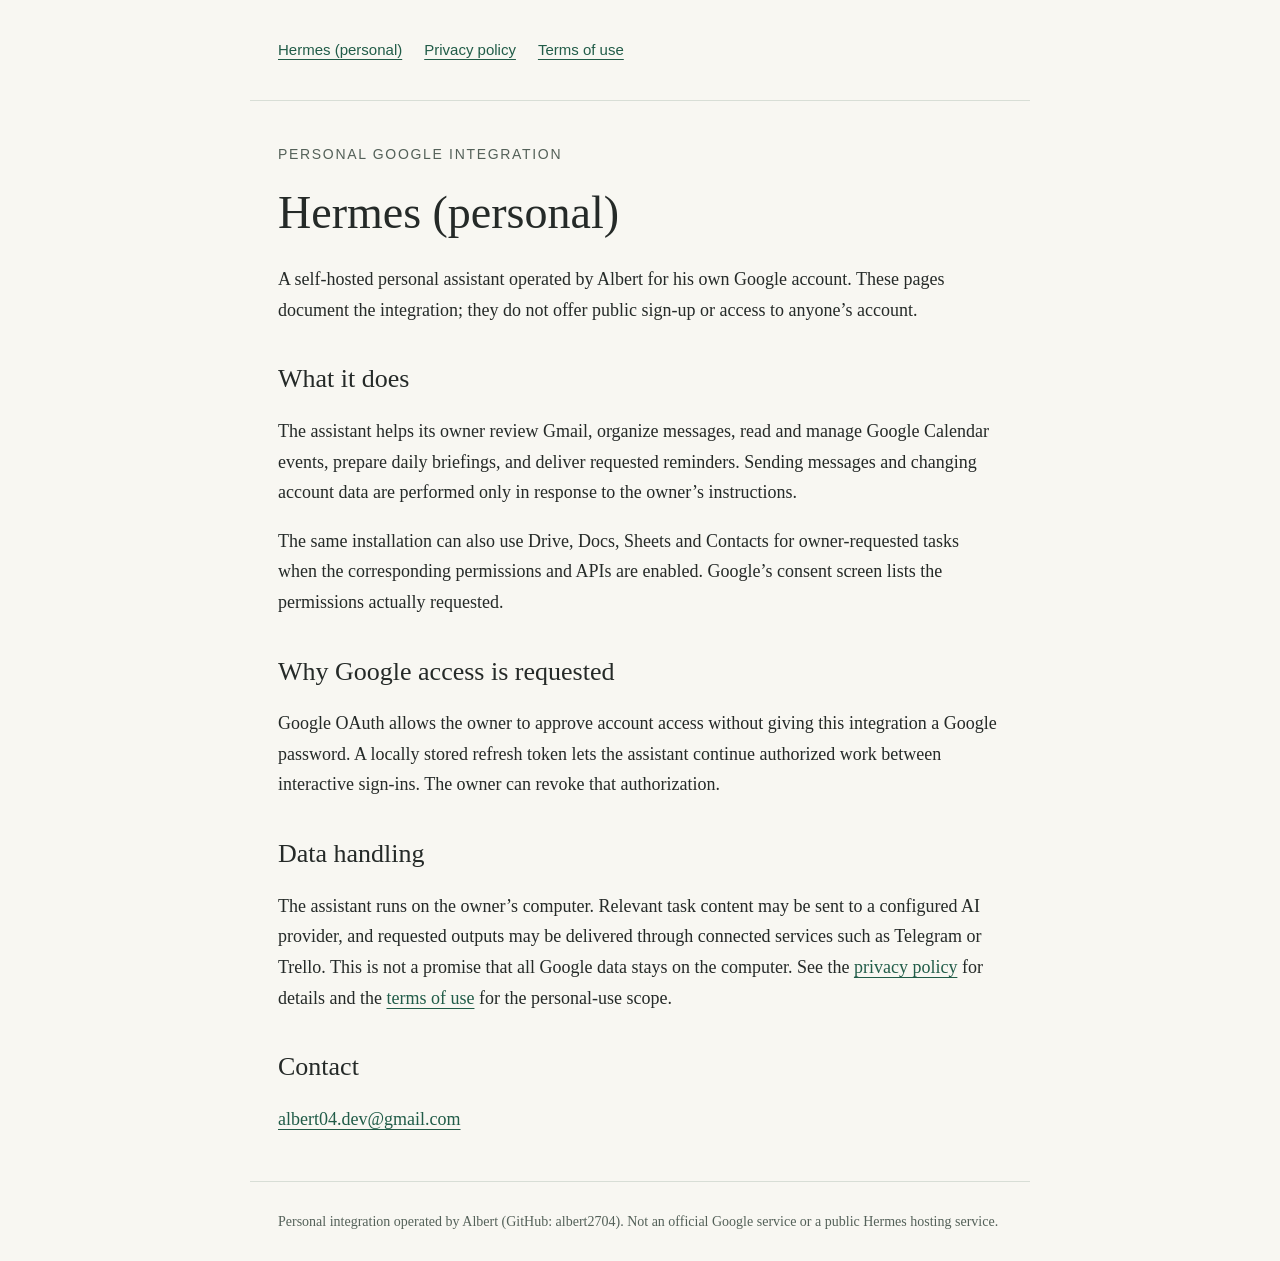
<file: index.html>
<!doctype html>
<html lang="en"><head><meta charset="utf-8"><meta name="viewport" content="width=device-width, initial-scale=1"><meta name="description" content="Information and privacy disclosures for Albert’s personal Hermes Google integration."><title>Home — Hermes (personal)</title><link rel="stylesheet" href="style.css"></head><body><header><nav aria-label="Main navigation"><a href="./">Hermes (personal)</a><a href="privacy.html">Privacy policy</a><a href="terms.html">Terms of use</a></nav></header><main><p class="eyebrow">Personal Google integration</p><h1>Hermes (personal)</h1><p>A self-hosted personal assistant operated by Albert for his own Google account. These pages document the integration; they do not offer public sign-up or access to anyone’s account.</p><h2>What it does</h2><p>The assistant helps its owner review Gmail, organize messages, read and manage Google Calendar events, prepare daily briefings, and deliver requested reminders. Sending messages and changing account data are performed only in response to the owner’s instructions.</p><p>The same installation can also use Drive, Docs, Sheets and Contacts for owner-requested tasks when the corresponding permissions and APIs are enabled. Google’s consent screen lists the permissions actually requested.</p><h2>Why Google access is requested</h2><p>Google OAuth allows the owner to approve account access without giving this integration a Google password. A locally stored refresh token lets the assistant continue authorized work between interactive sign-ins. The owner can revoke that authorization.</p><h2>Data handling</h2><p>The assistant runs on the owner’s computer. Relevant task content may be sent to a configured AI provider, and requested outputs may be delivered through connected services such as Telegram or Trello. This is not a promise that all Google data stays on the computer. See the <a href="privacy.html">privacy policy</a> for details and the <a href="terms.html">terms of use</a> for the personal-use scope.</p><h2>Contact</h2><p><a href="mailto:albert04.dev@gmail.com">albert04.dev@gmail.com</a></p></main><footer>Personal integration operated by Albert (GitHub: albert2704). Not an official Google service or a public Hermes hosting service.</footer></body></html>
</file>
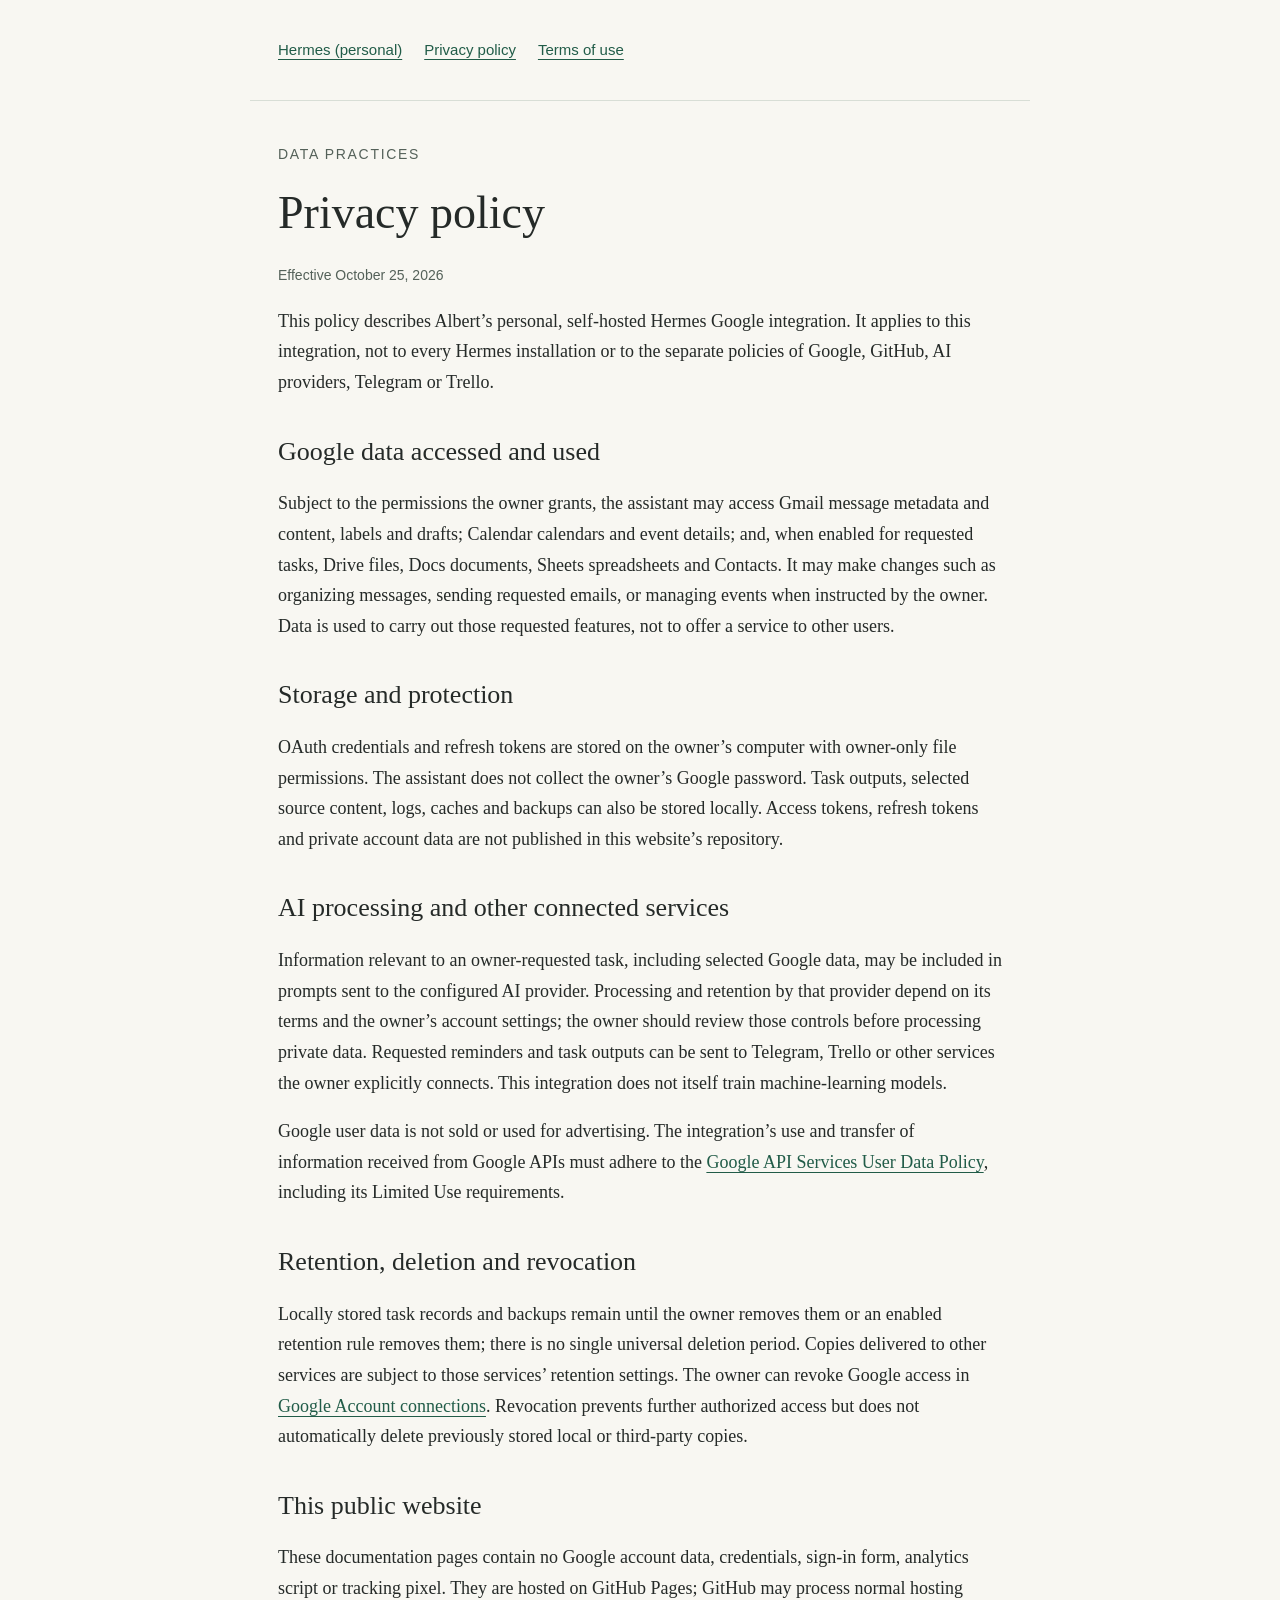
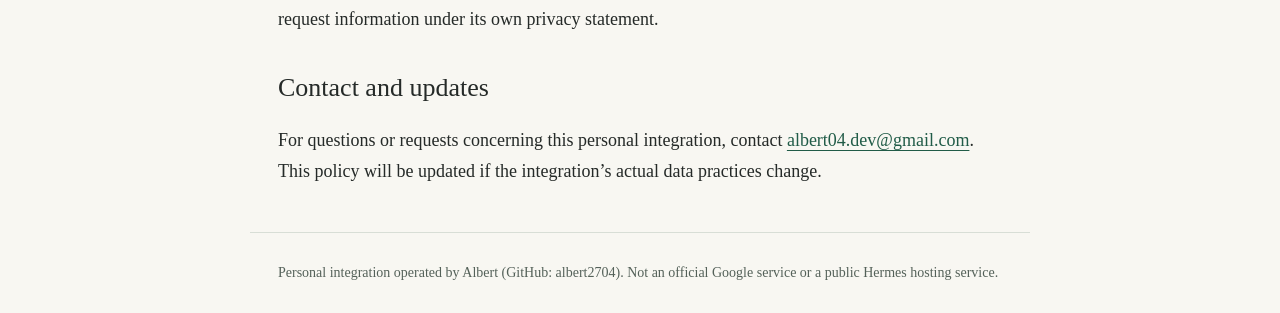
<file: privacy.html>
<!doctype html>
<html lang="en"><head><meta charset="utf-8"><meta name="viewport" content="width=device-width, initial-scale=1"><meta name="description" content="Information and privacy disclosures for Albert’s personal Hermes Google integration."><title>Privacy policy — Hermes (personal)</title><link rel="stylesheet" href="style.css"></head><body><header><nav aria-label="Main navigation"><a href="./">Hermes (personal)</a><a href="privacy.html">Privacy policy</a><a href="terms.html">Terms of use</a></nav></header><main><p class="eyebrow">Data practices</p><h1>Privacy policy</h1><p class="meta">Effective October 25, 2026</p><p>This policy describes Albert’s personal, self-hosted Hermes Google integration. It applies to this integration, not to every Hermes installation or to the separate policies of Google, GitHub, AI providers, Telegram or Trello.</p><h2>Google data accessed and used</h2><p>Subject to the permissions the owner grants, the assistant may access Gmail message metadata and content, labels and drafts; Calendar calendars and event details; and, when enabled for requested tasks, Drive files, Docs documents, Sheets spreadsheets and Contacts. It may make changes such as organizing messages, sending requested emails, or managing events when instructed by the owner. Data is used to carry out those requested features, not to offer a service to other users.</p><h2>Storage and protection</h2><p>OAuth credentials and refresh tokens are stored on the owner’s computer with owner-only file permissions. The assistant does not collect the owner’s Google password. Task outputs, selected source content, logs, caches and backups can also be stored locally. Access tokens, refresh tokens and private account data are not published in this website’s repository.</p><h2>AI processing and other connected services</h2><p>Information relevant to an owner-requested task, including selected Google data, may be included in prompts sent to the configured AI provider. Processing and retention by that provider depend on its terms and the owner’s account settings; the owner should review those controls before processing private data. Requested reminders and task outputs can be sent to Telegram, Trello or other services the owner explicitly connects. This integration does not itself train machine-learning models.</p><p>Google user data is not sold or used for advertising. The integration’s use and transfer of information received from Google APIs must adhere to the <a href="https://developers.google.com/terms/api-services-user-data-policy">Google API Services User Data Policy</a>, including its Limited Use requirements.</p><h2>Retention, deletion and revocation</h2><p>Locally stored task records and backups remain until the owner removes them or an enabled retention rule removes them; there is no single universal deletion period. Copies delivered to other services are subject to those services’ retention settings. The owner can revoke Google access in <a href="https://myaccount.google.com/connections">Google Account connections</a>. Revocation prevents further authorized access but does not automatically delete previously stored local or third-party copies.</p><h2>This public website</h2><p>These documentation pages contain no Google account data, credentials, sign-in form, analytics script or tracking pixel. They are hosted on GitHub Pages; GitHub may process normal hosting request information under its own privacy statement.</p><h2>Contact and updates</h2><p>For questions or requests concerning this personal integration, contact <a href="mailto:albert04.dev@gmail.com">albert04.dev@gmail.com</a>. This policy will be updated if the integration’s actual data practices change.</p></main><footer>Personal integration operated by Albert (GitHub: albert2704). Not an official Google service or a public Hermes hosting service.</footer></body></html>
</file>
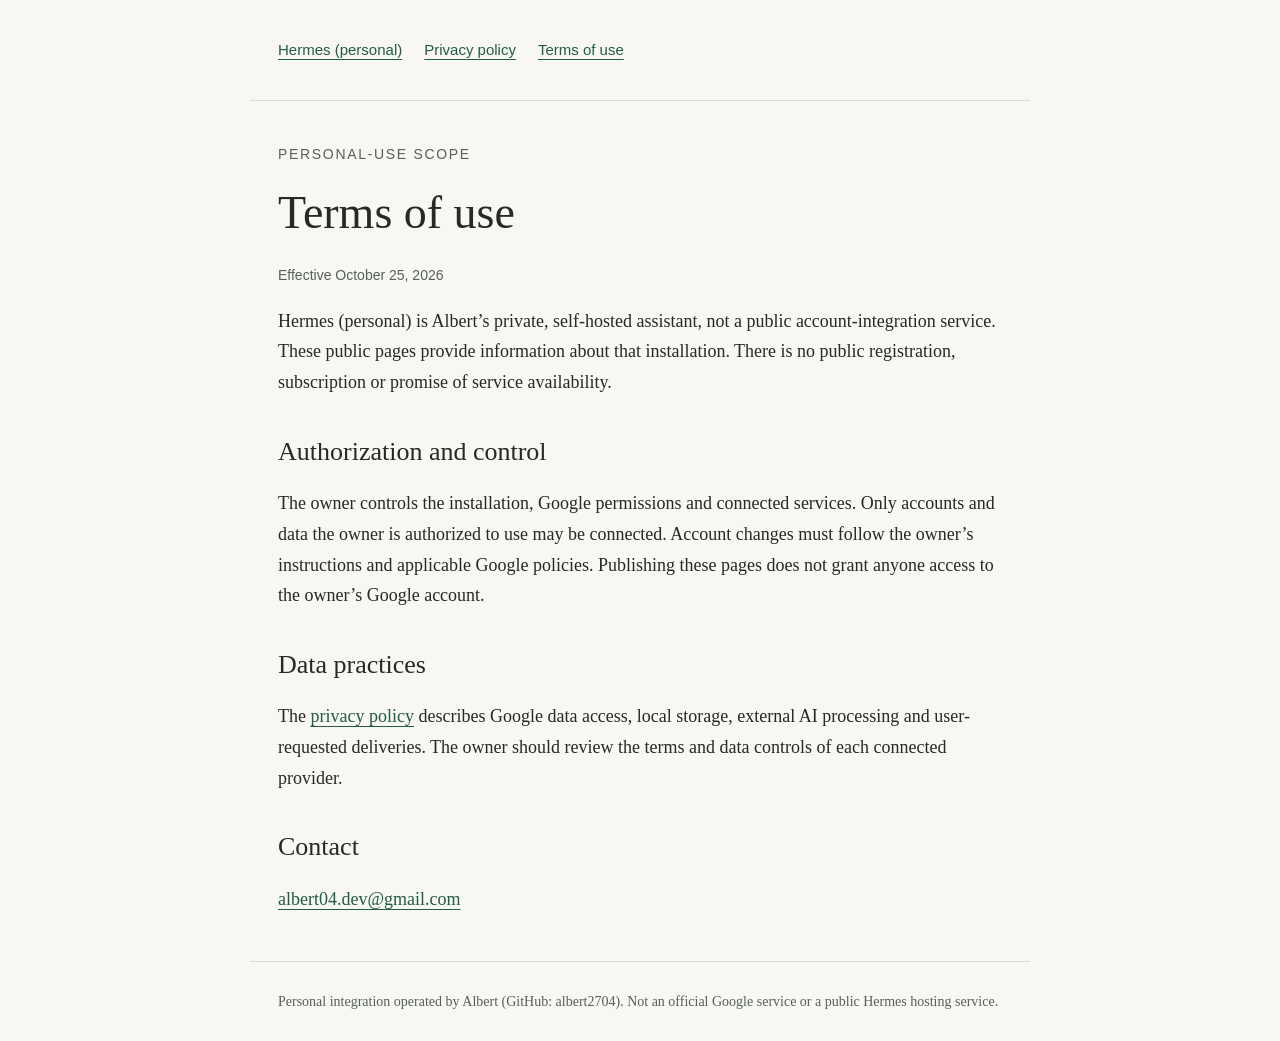
<file: terms.html>
<!doctype html>
<html lang="en"><head><meta charset="utf-8"><meta name="viewport" content="width=device-width, initial-scale=1"><meta name="description" content="Information and privacy disclosures for Albert’s personal Hermes Google integration."><title>Terms of use — Hermes (personal)</title><link rel="stylesheet" href="style.css"></head><body><header><nav aria-label="Main navigation"><a href="./">Hermes (personal)</a><a href="privacy.html">Privacy policy</a><a href="terms.html">Terms of use</a></nav></header><main><p class="eyebrow">Personal-use scope</p><h1>Terms of use</h1><p class="meta">Effective October 25, 2026</p><p>Hermes (personal) is Albert’s private, self-hosted assistant, not a public account-integration service. These public pages provide information about that installation. There is no public registration, subscription or promise of service availability.</p><h2>Authorization and control</h2><p>The owner controls the installation, Google permissions and connected services. Only accounts and data the owner is authorized to use may be connected. Account changes must follow the owner’s instructions and applicable Google policies. Publishing these pages does not grant anyone access to the owner’s Google account.</p><h2>Data practices</h2><p>The <a href="privacy.html">privacy policy</a> describes Google data access, local storage, external AI processing and user-requested deliveries. The owner should review the terms and data controls of each connected provider.</p><h2>Contact</h2><p><a href="mailto:albert04.dev@gmail.com">albert04.dev@gmail.com</a></p></main><footer>Personal integration operated by Albert (GitHub: albert2704). Not an official Google service or a public Hermes hosting service.</footer></body></html>
</file>
<file: style.css>
*{box-sizing:border-box}html{color-scheme:light}body{margin:0;background:#f8f7f2;color:#252a28;font-family:Georgia,"Times New Roman",serif;font-size:18px;line-height:1.7}header,main,footer{max-width:780px;margin:auto;padding:28px}header{border-bottom:1px solid #d8ded6}nav{display:flex;flex-wrap:wrap;gap:6px 22px;font-family:Arial,sans-serif;font-size:15px}nav a{display:inline-flex;align-items:center;min-height:44px}a{color:#215c48;text-underline-offset:4px}a:hover{color:#12382c}a:focus-visible{outline:3px solid #215c48;outline-offset:4px}h1,h2{line-height:1.2;font-weight:500}h1{font-size:clamp(32px,6vw,46px);margin:18px 0 24px}h2{font-size:26px;margin-top:38px}.eyebrow,.meta{font-family:Arial,sans-serif;color:#546159;font-size:14px}.eyebrow{letter-spacing:.12em;text-transform:uppercase}li{margin:10px 0}footer{border-top:1px solid #d8ded6;font-size:14px;color:#546159}code{font-size:.9em;overflow-wrap:anywhere}@media(max-width:520px){header,main,footer{padding:20px}body{font-size:17px}}
</file>
